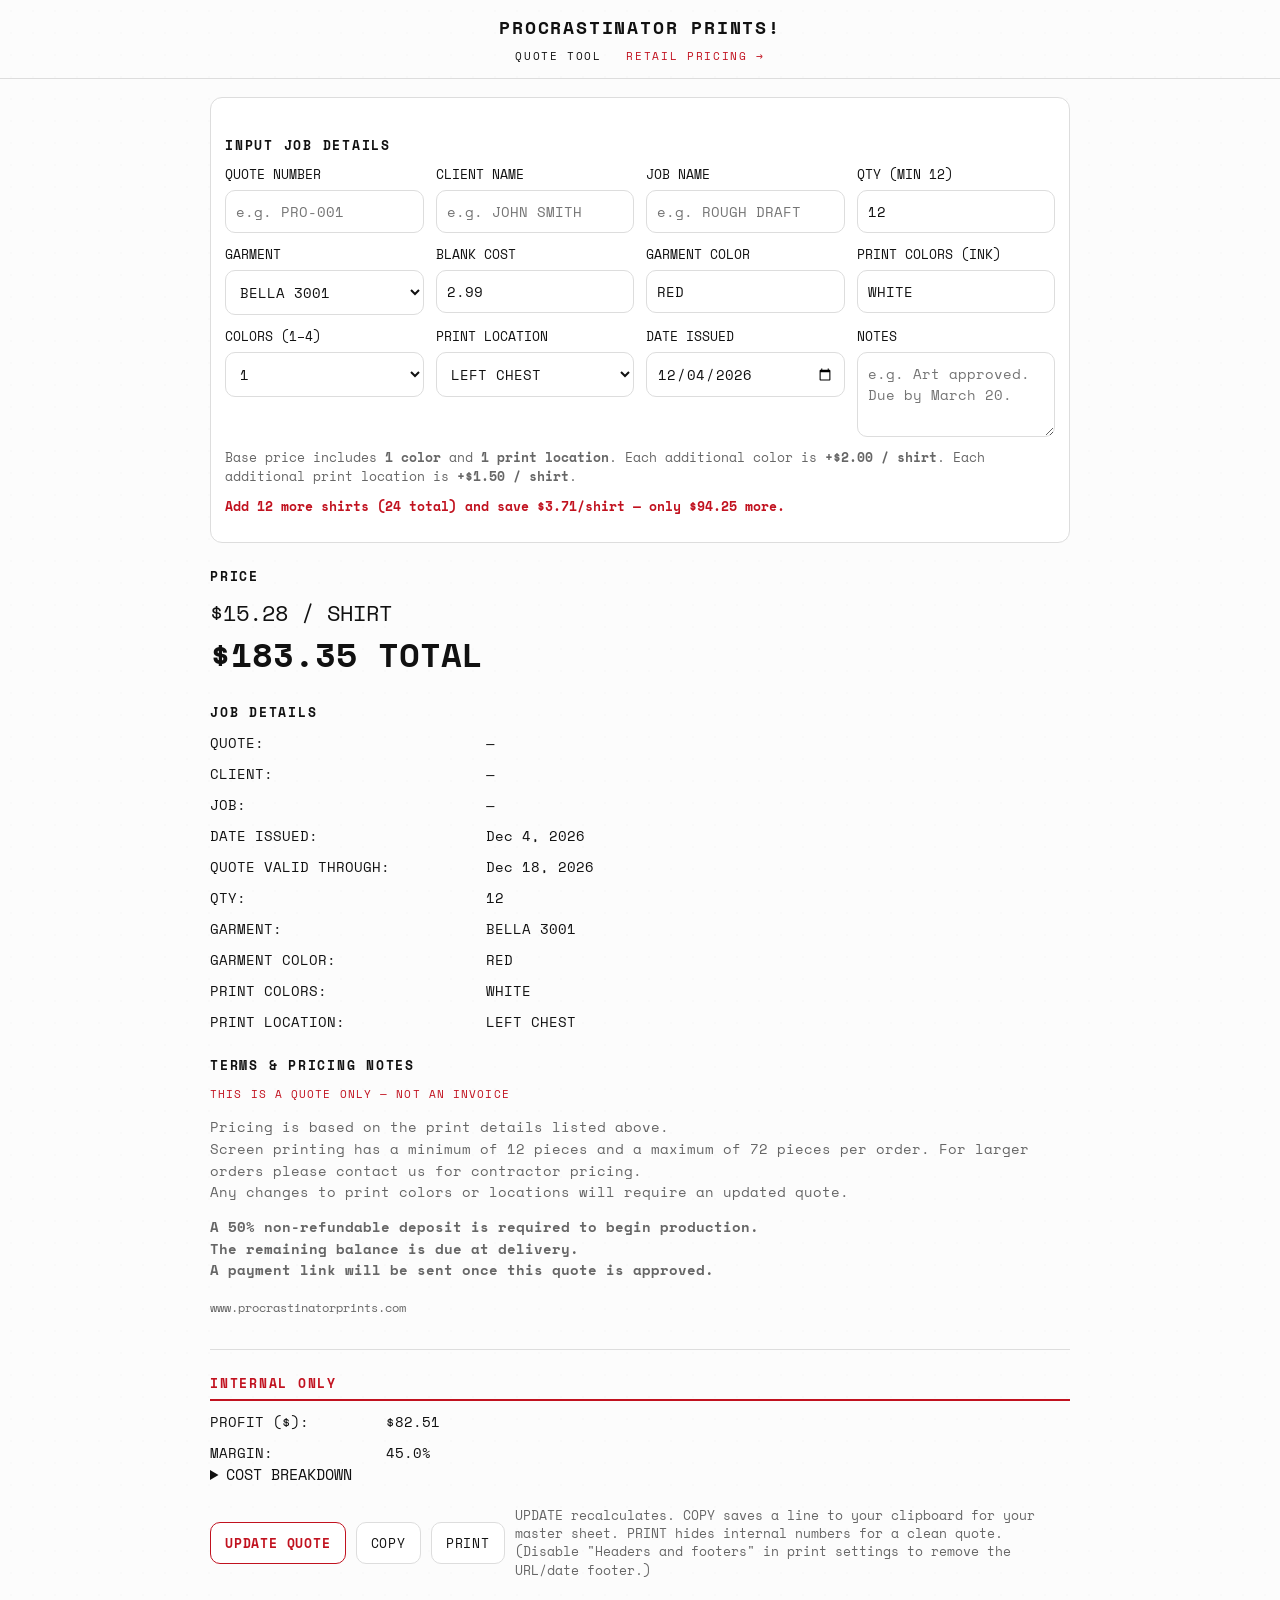
<file: index.html>
<!doctype html>
<html lang="en">
<head>
  <meta charset="utf-8" />
  <title>Procrastinator Prints</title>
  <meta name="viewport" content="width=device-width, initial-scale=1" />

  <link rel="preconnect" href="https://fonts.googleapis.com">
  <link rel="preconnect" href="https://fonts.gstatic.com" crossorigin>
  <link href="https://fonts.googleapis.com/css2?family=Space+Mono:wght@400;700&display=swap" rel="stylesheet">

  <link rel="stylesheet" href="style.css" />
</head>
<body>

<header>
  <h1>PROCRASTINATOR PRINTS!</h1>
  <nav style="margin-top:8px; font-size:11px; letter-spacing:0.15em;">
    <a href="index.html" style="color:var(--text); text-decoration:none; margin-right:16px;">QUOTE TOOL</a>
    <a href="retail-pricing.html" style="color:var(--red); text-decoration:none;">RETAIL PRICING →</a>
  </nav>
</header>

<main>

  <!-- WORKING CONTROLS (hidden during PRINT) -->
  <section id="controlsPanel" class="controlsPanel">
    <h2>INPUT JOB DETAILS</h2>

    <div class="grid">

      <label>QUOTE NUMBER
        <input id="quoteNumber" type="text" placeholder="e.g. PRO-001">
      </label>

      <label>CLIENT NAME
        <input id="clientName" type="text" placeholder="e.g. JOHN SMITH">
      </label>

      <label>JOB NAME
        <input id="jobName" type="text" placeholder="e.g. ROUGH DRAFT">
      </label>

      <label>QTY (MIN 12)
        <input id="qty" type="number" min="12" max="72" value="12">
        <p id="qtyWarning" style="display:none; color:red; font-size:0.8em; margin-top:4px;"></p>
      </label>

      <label>GARMENT
        <select id="garment">
          <option value="bella">BELLA 3001</option>
          <option value="gildan">GILDAN 5000</option>
          <option value="comfort">COMFORT COLORS 1717</option>
          <option value="next">NEXT LEVEL 3600</option>
        </select>
      </label>

      <label>BLANK COST
        <input id="blankCost" type="number" min="0" step="0.01" value="2.99">
      </label>

      <label>GARMENT COLOR
        <input id="garmentColor" type="text" value="RED">
      </label>

      <label>PRINT COLORS (INK)
        <input id="inkColors" type="text" value="WHITE">
      </label>

      <label>COLORS (1–4)
        <select id="colors">
          <option value="1">1</option>
          <option value="2">2</option>
          <option value="3">3</option>
          <option value="4">4</option>
        </select>
      </label>

      <label>PRINT LOCATION
        <select id="printLocation">
          <option value="left_chest" data-locs="1">LEFT CHEST</option>
          <option value="full_front" data-locs="1">FULL FRONT</option>
          <option value="full_back" data-locs="1">FULL BACK</option>
          <option value="front_back" data-locs="2">FRONT + BACK</option>
        </select>
      </label>

      <label>DATE ISSUED
        <input id="dateIssued" type="date">
      </label>

      <label>NOTES
        <textarea id="notes" rows="3" placeholder="e.g. Art approved. Due by March 20."></textarea>
      </label>

    </div>

    <div class="note">
      Base price includes <strong>1 color</strong> and <strong>1 print location</strong>.
      Each additional color is <strong>+$2.00 / shirt</strong>.
      Each additional print location is <strong>+$1.50 / shirt</strong>.
    </div>

    <p id="upsell" style="display:none; margin-top:10px; font-size:0.85em;"></p>

  </section>

  <!-- PRICE (ALWAYS VISIBLE) -->
  <section>
    <h2>PRICE</h2>
    <div class="price">
      <div id="perShirt">$— / SHIRT</div>
      <div id="total">$— TOTAL</div>
    </div>
  </section>

  <!-- JOB DETAILS (ALWAYS VISIBLE) -->
  <section id="jobDetails">
    <h2>JOB DETAILS</h2>

    <div class="kv">
      <div>QUOTE:</div><div id="jdQuoteNumber">—</div>
      <div>CLIENT:</div><div id="jdClientName">—</div>
      <div>JOB:</div><div id="jdJobName">—</div>
      <div>DATE ISSUED:</div><div id="jdIssued">—</div>
      <div>QUOTE VALID THROUGH:</div><div id="validThrough">—</div>
      <div>QTY:</div><div id="jdQty">—</div>
      <div>GARMENT:</div><div id="jdGarment">—</div>
      <div>GARMENT COLOR:</div><div id="jdGarmentColor">—</div>
      <div>PRINT COLORS:</div><div id="jdInkColors">—</div>
      <div>PRINT LOCATION:</div><div id="jdLocation">—</div>
    </div>

    <div id="notesDisplay" style="display:none; margin-top:12px;">
      <strong>NOTES:</strong>
      <p id="jdNotes" style="margin-top:4px;"></p>
    </div>

  </section>

  <!-- TERMS (ALWAYS VISIBLE) -->
  <section class="terms">
    <h2>TERMS & PRICING NOTES</h2>
    <p style="font-size:11px; letter-spacing:0.1em; color:var(--red); margin-bottom:8px;">
      THIS IS A QUOTE ONLY — NOT AN INVOICE
    </p>
    <p>
      Pricing is based on the print details listed above.<br>
      <span id="termsMin">Screen printing has a minimum of 12 pieces and a maximum of 72 pieces per order. For larger orders please contact us for contractor pricing.</span><br>
      Any changes to print colors or locations will require an updated quote.
    </p>
    <p class="bold">
      A 50% non-refundable deposit is required to begin production.<br>
      The remaining balance is due at delivery.<br>
      A payment link will be sent once this quote is approved.
    </p>
    <p style="margin-top:16px; font-size:12px; color:var(--muted);">
      www.procrastinatorprints.com
    </p>
  </section>

  <!-- INTERNAL (VISIBLE IN WORKING VIEW; REMOVED DURING PRINT) -->
  <hr id="internalDivider" class="internalDivider">
  <section id="internal">
    <h2 class="internal">INTERNAL ONLY</h2>

    <div class="internal-grid">
      <div>PROFIT ($):</div><div id="profit">$—</div>
      <div>MARGIN:</div><div id="marginPct">—</div>
    </div>

    <details>
      <summary>COST BREAKDOWN</summary>
      <ul id="costs"></ul>
    </details>

  </section>

  <!-- BUTTONS -->
  <div class="printBar">
    <button id="calcBtn" type="button">UPDATE QUOTE</button>
    <button id="copyBtn" type="button">COPY</button>
    <button id="printBtn" type="button">PRINT</button>
    <div class="printHint">
      UPDATE recalculates. COPY saves a line to your clipboard for your master sheet. PRINT hides internal numbers for a clean quote.
      (Disable "Headers and footers" in print settings to remove the URL/date footer.)
    </div>
  </div>

</main>

<script src="quote-calculator-v3.js" defer></script>

</body>
</html>
</file>
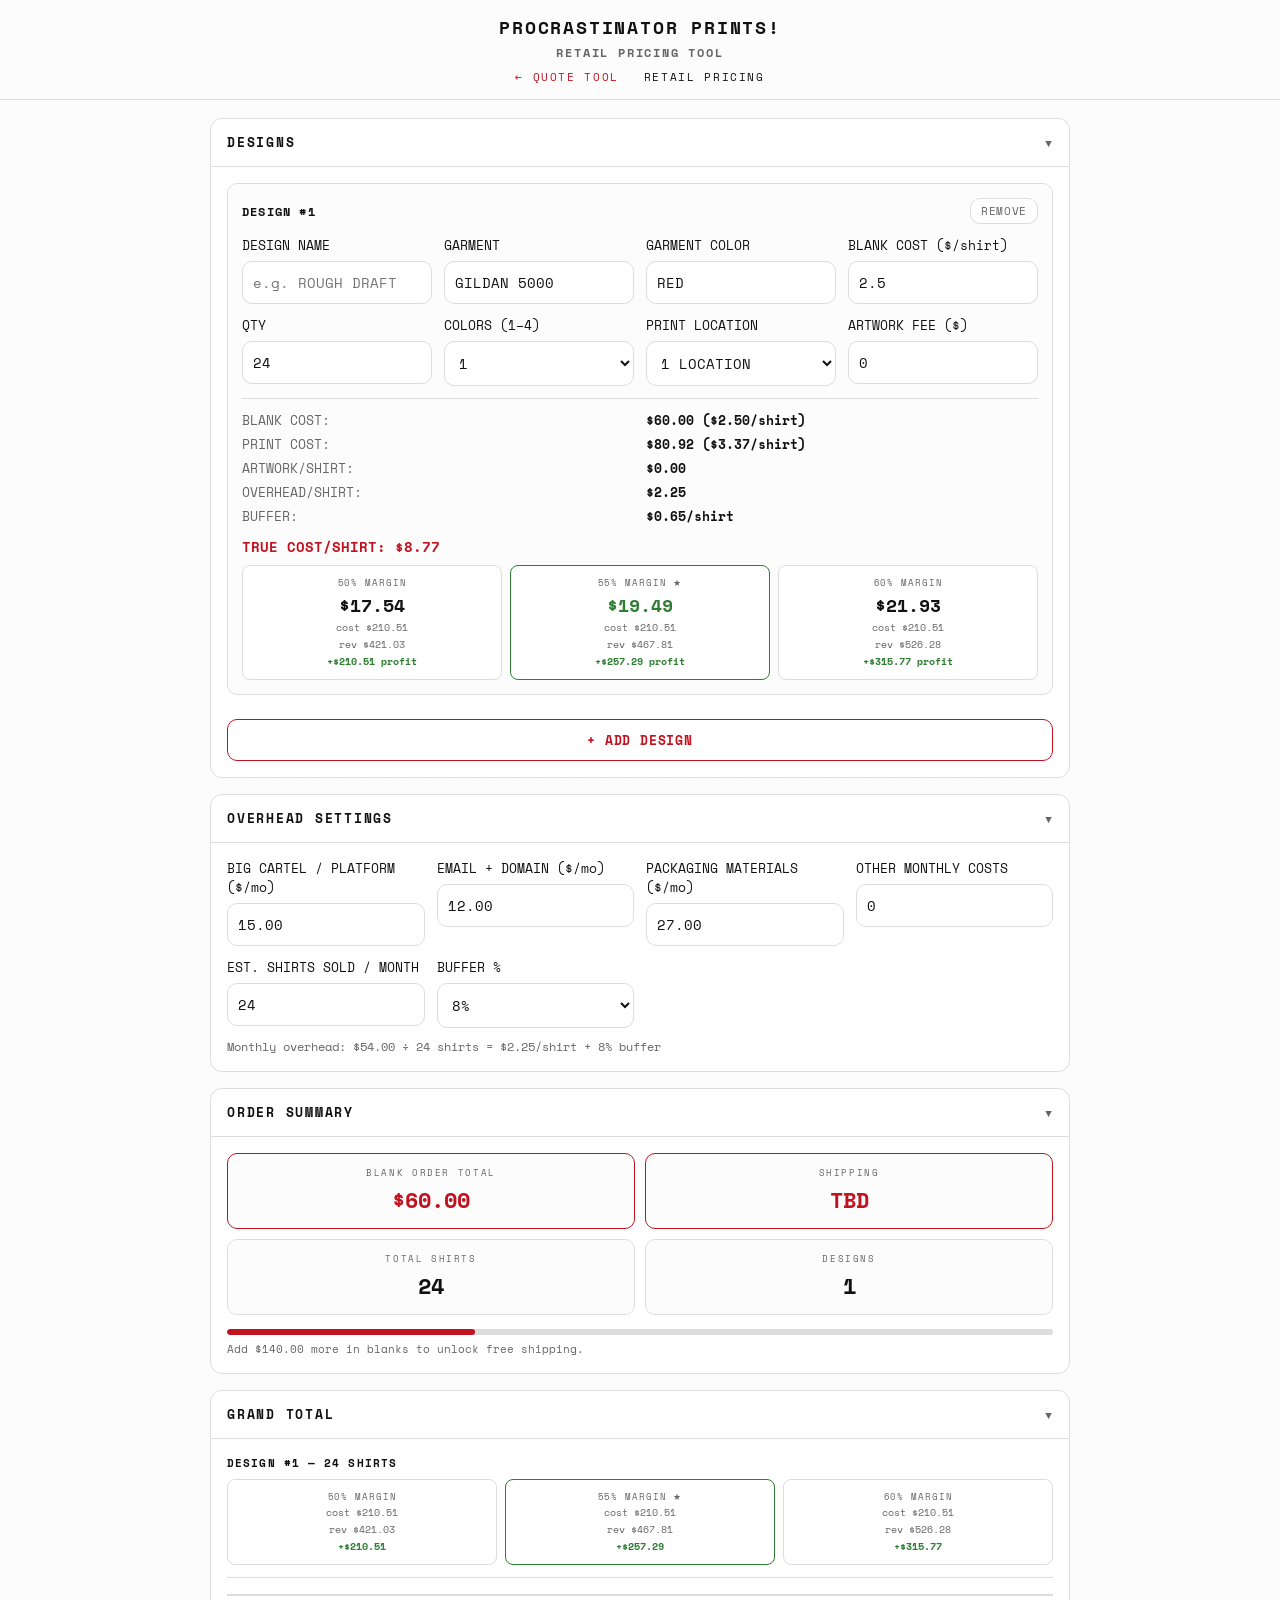
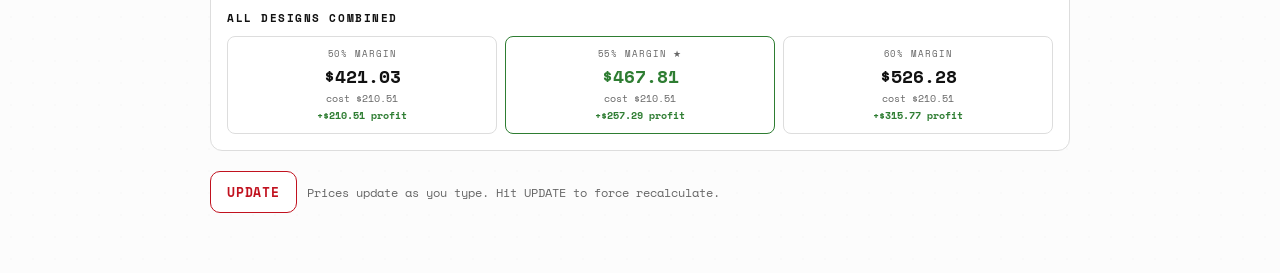
<file: retail-pricing.html>
<!doctype html>
<html lang="en">
<head>
  <meta charset="utf-8" />
  <title>Procrastinator Prints — Retail Pricing</title>
  <meta name="viewport" content="width=device-width, initial-scale=1" />
  <link rel="preconnect" href="https://fonts.googleapis.com">
  <link rel="preconnect" href="https://fonts.gstatic.com" crossorigin>
  <link href="https://fonts.googleapis.com/css2?family=Space+Mono:wght@400;700&display=swap" rel="stylesheet">
  <style>
    :root {
      --bg:     #fcfcfc;
      --text:   #111;
      --muted:  #666;
      --red:    #c1121f;
      --green:  #2e7d32;
      --border: #ddd;
      --panel:  #fff;
    }

    * { box-sizing: border-box; }

    body {
      margin: 0;
      font-family: "Space Mono", monospace;
      background: var(--bg);
      color: var(--text);
      font-size: 15px;
      background-image: radial-gradient(rgba(0,0,0,0.012) 1px, transparent 1px);
      background-size: 22px 22px;
    }

    header {
      text-align: center;
      padding: 14px;
      border-bottom: 1px solid var(--border);
    }

    h1 { margin: 0; font-size: 18px; letter-spacing: 0.1em; }
    h1 span { font-size: 12px; color: var(--muted); display: block; margin-top: 4px; letter-spacing: 0.15em; }

    main {
      max-width: 900px;
      margin: auto;
      padding: 18px 20px 60px;
    }

    /* ── COLLAPSIBLE SECTIONS ── */
    .section {
      margin-bottom: 16px;
      border: 1px solid var(--border);
      border-radius: 12px;
      background: var(--panel);
      overflow: hidden;
    }

    .section-header {
      display: flex;
      justify-content: space-between;
      align-items: center;
      padding: 14px 16px;
      cursor: pointer;
      user-select: none;
      border-bottom: 1px solid var(--border);
    }

    .section-header:hover { background: rgba(0,0,0,0.02); }

    .section-title {
      font-size: 12.5px;
      font-weight: 700;
      letter-spacing: 0.14em;
    }

    .section-toggle {
      font-size: 11px;
      color: var(--muted);
      letter-spacing: 0.1em;
      transition: transform 0.2s;
    }

    .section.collapsed .section-toggle { transform: rotate(-90deg); }
    .section.collapsed .section-body   { display: none; }

    .section-body { padding: 16px; }

    /* ── GRID ── */
    .grid {
      display: grid;
      grid-template-columns: repeat(auto-fit, minmax(190px, 1fr));
      gap: 12px;
    }

    label {
      font-size: 12.5px;
      display: flex;
      flex-direction: column;
      gap: 6px;
    }

    input, select, textarea {
      padding: 10px;
      font-family: inherit;
      border: 1px solid var(--border);
      border-radius: 10px;
      background: var(--panel);
      color: var(--text);
      font-size: 14px;
    }

    .note {
      margin-top: 10px;
      font-size: 12px;
      color: var(--muted);
      line-height: 1.5;
    }

    /* ── BUTTONS ── */
    button {
      padding: 10px 16px;
      font-family: inherit;
      border-radius: 10px;
      border: 1px solid var(--border);
      background: var(--panel);
      color: var(--text);
      cursor: pointer;
      letter-spacing: 0.06em;
      font-size: 13px;
    }

    button:hover { border-color: var(--red); }

    .btn-add {
      border-color: var(--red);
      color: var(--red);
      font-weight: 700;
      margin-top: 12px;
      width: 100%;
    }

    /* ── DESIGN CARDS ── */
    .design-card {
      border: 1px solid var(--border);
      border-radius: 10px;
      padding: 14px;
      margin-bottom: 12px;
      background: var(--bg);
    }

    .design-card-header {
      display: flex;
      justify-content: space-between;
      align-items: center;
      margin-bottom: 12px;
    }

    .design-card-title {
      font-size: 12px;
      font-weight: 700;
      letter-spacing: 0.1em;
    }

    .btn-remove {
      font-size: 11px;
      color: var(--muted);
      padding: 4px 10px;
    }

    .btn-remove:hover { color: var(--red); border-color: var(--red); }

    /* ── RESULTS ── */
    .results {
      margin-top: 12px;
      border-top: 1px solid var(--border);
      padding-top: 12px;
    }

    .result-row {
      display: grid;
      grid-template-columns: 1fr 1fr;
      gap: 4px 12px;
      font-size: 12.5px;
      margin-bottom: 5px;
    }

    .rl { color: var(--muted); }
    .rv { font-weight: 700; }

    .true-cost {
      font-size: 14px;
      font-weight: 700;
      color: var(--red);
      margin: 10px 0 8px;
    }

    .retail-options {
      display: grid;
      grid-template-columns: repeat(3, 1fr);
      gap: 8px;
      margin-top: 8px;
    }

    .retail-option {
      border: 1px solid var(--border);
      border-radius: 8px;
      padding: 10px 8px;
      text-align: center;
      background: var(--panel);
    }

    .retail-option .pct   { font-size: 9px; color: var(--muted); letter-spacing: 0.1em; }
    .retail-option .price { font-size: 18px; font-weight: 700; margin-top: 3px; }
    .retail-option .prof  { font-size: 10px; color: var(--muted); margin-top: 2px; }
    .retail-option.recommended { border-color: var(--green); }
    .retail-option.recommended .price { color: var(--green); }

    /* ── ORDER SUMMARY ── */
    .summary-grid {
      display: grid;
      grid-template-columns: repeat(2, 1fr);
      gap: 10px;
      margin-bottom: 14px;
    }

    .summary-card {
      border: 1px solid var(--border);
      border-radius: 10px;
      padding: 12px 14px;
      text-align: center;
      background: var(--bg);
    }

    .summary-card .slabel { font-size: 9px; letter-spacing: 0.18em; color: var(--muted); text-transform: uppercase; }
    .summary-card .svalue { font-size: 22px; font-weight: 700; margin-top: 4px; }
    .summary-card.ok   { border-color: var(--green); }
    .summary-card.ok   .svalue { color: var(--green); }
    .summary-card.warn { border-color: var(--red); }
    .summary-card.warn .svalue { color: var(--red); }

    .threshold-bar {
      height: 6px;
      background: var(--border);
      border-radius: 4px;
      overflow: hidden;
      margin-bottom: 6px;
    }

    .threshold-fill {
      height: 100%;
      border-radius: 4px;
      background: var(--red);
      transition: width 0.3s ease, background 0.3s ease;
    }

    .threshold-fill.full { background: var(--green); }
    .threshold-note { font-size: 11px; color: var(--muted); }

    /* ── OVERHEAD NOTE ── */
    #overheadNote {
      font-size: 11.5px;
      color: var(--muted);
      margin-top: 10px;
      line-height: 1.5;
    }

    /* ── BOTTOM BAR ── */
    .printBar {
      margin-top: 20px;
      display: flex;
      gap: 10px;
      align-items: center;
      flex-wrap: wrap;
    }

    .printHint { font-size: 12px; color: var(--muted); flex: 1; line-height: 1.45; }

    /* ── DARK MODE ── */
    @media (prefers-color-scheme: dark) {
      :root {
        --bg:     #111;
        --text:   #f0f0f0;
        --muted:  #999;
        --border: #333;
        --panel:  #1e1e1e;
      }
      input, select, textarea { background: #1e1e1e; color: #f0f0f0; border-color: #333; }
    }
  </style>
</head>
<body>

<header>
  <h1>PROCRASTINATOR PRINTS! <span>RETAIL PRICING TOOL</span></h1>
  <nav style="margin-top:8px; font-size:11px; letter-spacing:0.15em;">
    <a href="index.html" style="color:var(--red); text-decoration:none; margin-right:16px;">← QUOTE TOOL</a>
    <a href="retail-pricing.html" style="color:var(--text); text-decoration:none;">RETAIL PRICING</a>
  </nav>
</header>

<main>

  <!-- 1. DESIGNS -->
  <div class="section" id="sectionDesigns">
    <div class="section-header" data-target="sectionDesigns">
      <span class="section-title">DESIGNS</span>
      <span class="section-toggle">▼</span>
    </div>
    <div class="section-body">
      <div class="designs-list" id="designsList"></div>
      <button class="btn-add" id="addDesignBtn" type="button">+ ADD DESIGN</button>
    </div>
  </div>

  <!-- 2. OVERHEAD SETTINGS -->
  <div class="section" id="sectionOverhead">
    <div class="section-header" data-target="sectionOverhead">
      <span class="section-title">OVERHEAD SETTINGS</span>
      <span class="section-toggle">▼</span>
    </div>
    <div class="section-body">
      <div class="grid">
        <label>BIG CARTEL / PLATFORM ($/mo)
          <input id="ohPlatform" type="number" min="0" step="0.01" value="15.00">
        </label>
        <label>EMAIL + DOMAIN ($/mo)
          <input id="ohDomain" type="number" min="0" step="0.01" value="12.00">
        </label>
        <label>PACKAGING MATERIALS ($/mo)
          <input id="ohPackaging" type="number" min="0" step="0.01" value="27.00">
        </label>
        <label>OTHER MONTHLY COSTS
          <input id="ohOther" type="number" min="0" step="0.01" value="0">
        </label>
        <label>EST. SHIRTS SOLD / MONTH
          <input id="ohUnits" type="number" min="1" value="24">
        </label>
        <label>BUFFER %
          <select id="ohBuffer">
            <option value="0.05">5%</option>
            <option value="0.08" selected>8%</option>
            <option value="0.10">10%</option>
            <option value="0.15">15%</option>
          </select>
        </label>
      </div>
      <div id="overheadNote">—</div>
    </div>
  </div>

  <!-- 3. ORDER SUMMARY -->
  <div class="section" id="sectionSummary">
    <div class="section-header" data-target="sectionSummary">
      <span class="section-title">ORDER SUMMARY</span>
      <span class="section-toggle">▼</span>
    </div>
    <div class="section-body">
      <div class="summary-grid">
        <div class="summary-card" id="cardTotal">
          <div class="slabel">Blank Order Total</div>
          <div class="svalue" id="summaryOrderTotal">$0.00</div>
        </div>
        <div class="summary-card" id="cardShipping">
          <div class="slabel">Shipping</div>
          <div class="svalue" id="summaryShipping">—</div>
        </div>
        <div class="summary-card">
          <div class="slabel">Total Shirts</div>
          <div class="svalue" id="summaryShirts">0</div>
        </div>
        <div class="summary-card">
          <div class="slabel">Designs</div>
          <div class="svalue" id="summaryDesigns">0</div>
        </div>
      </div>
      <div class="threshold-bar">
        <div class="threshold-fill" id="thresholdFill" style="width:0%"></div>
      </div>
      <div class="threshold-note" id="thresholdNote">Add designs to reach the $200 free shipping threshold.</div>
    </div>
  </div>

  <!-- 4. GRAND TOTAL -->
  <div class="section" id="sectionGrandTotal">
    <div class="section-header" data-target="sectionGrandTotal">
      <span class="section-title">GRAND TOTAL</span>
      <span class="section-toggle">▼</span>
    </div>
    <div class="section-body">
      <div id="perDesignTotals" style="margin-bottom:16px;"></div>
      <div style="border-top:2px solid var(--border); padding-top:14px;">
        <div style="font-size:11px; font-weight:700; letter-spacing:0.14em; margin-bottom:10px;">ALL DESIGNS COMBINED</div>
        <div class="retail-options">
          <div class="retail-option">
            <div class="pct">50% MARGIN</div>
            <div class="price" id="gt50">—</div>
            <div class="prof" id="gt50cost">—</div>
            <div class="prof" id="gt50profit" style="color:var(--green); font-weight:700;"></div>
          </div>
          <div class="retail-option recommended">
            <div class="pct">55% MARGIN ★</div>
            <div class="price" id="gt55" style="color:var(--green);">—</div>
            <div class="prof" id="gt55cost">—</div>
            <div class="prof" id="gt55profit" style="color:var(--green); font-weight:700;"></div>
          </div>
          <div class="retail-option">
            <div class="pct">60% MARGIN</div>
            <div class="price" id="gt60">—</div>
            <div class="prof" id="gt60cost">—</div>
            <div class="prof" id="gt60profit" style="color:var(--green); font-weight:700;"></div>
          </div>
        </div>
      </div>
    </div>
  </div>

  <div class="printBar">
    <button id="calcBtn" type="button" style="border-color:var(--red);color:var(--red);font-weight:700;">UPDATE</button>
    <div class="printHint">Prices update as you type. Hit UPDATE to force recalculate.</div>
  </div>

</main>

<script>
const COSTS = { ink:0.08, labor:1.25, setup:35.00, screenPrep:4.00, spoilage:10.00 };
const FREE_SHIP = 200.00;
let designs = [];
let nextId  = 1;

const $     = (id) => document.getElementById(id);
const money = (n)  => `$${(Number(n)||0).toFixed(2)}`;

function calcOverhead() {
  const monthly =
    (Number($("ohPlatform").value)  || 0) +
    (Number($("ohDomain").value)    || 0) +
    (Number($("ohPackaging").value) || 0) +
    (Number($("ohOther").value)     || 0);
  const units  = Math.max(1, Number($("ohUnits").value) || 1);
  const buffer = Number($("ohBuffer").value) || 0.08;
  return { perShirt: monthly / units, monthly, buffer };
}

function calcPrint(qty, colors, locs) {
  return (COSTS.ink * colors * locs * qty) + (COSTS.labor * qty) +
    COSTS.setup + (COSTS.screenPrep * colors * locs) + COSTS.spoilage;
}

function buildCard(d) {
  const div = document.createElement("div");
  div.className = "design-card";
  div.id = `design-${d.id}`;
  div.innerHTML = `
    <div class="design-card-header">
      <div class="design-card-title">DESIGN #${d.id}</div>
      <button class="btn-remove" type="button" data-id="${d.id}">REMOVE</button>
    </div>
    <div class="grid">
      <label>DESIGN NAME
        <input type="text" class="d-name" placeholder="e.g. ROUGH DRAFT" value="${d.name}">
      </label>
      <label>GARMENT
        <input type="text" class="d-garment" placeholder="e.g. GILDAN 5000" value="${d.garment}">
      </label>
      <label>GARMENT COLOR
        <input type="text" class="d-color" placeholder="e.g. RED" value="${d.color}">
      </label>
      <label>BLANK COST ($/shirt)
        <input type="number" class="d-blank" min="0" step="0.01" value="${d.blank}">
      </label>
      <label>QTY
        <input type="number" class="d-qty" min="1" value="${d.qty}">
      </label>
      <label>COLORS (1–4)
        <select class="d-colors">
          <option value="1" ${d.colors==1?'selected':''}>1</option>
          <option value="2" ${d.colors==2?'selected':''}>2</option>
          <option value="3" ${d.colors==3?'selected':''}>3</option>
          <option value="4" ${d.colors==4?'selected':''}>4</option>
        </select>
      </label>
      <label>PRINT LOCATION
        <select class="d-locs">
          <option value="1" ${d.locs==1?'selected':''}>1 LOCATION</option>
          <option value="2" ${d.locs==2?'selected':''}>2 LOCATIONS</option>
        </select>
      </label>
      <label>ARTWORK FEE ($)
        <input type="number" class="d-art" min="0" step="0.01" value="${d.art}" placeholder="0.00">
      </label>
    </div>
    <div class="results" id="results-${d.id}"></div>
  `;

  div.querySelectorAll("input, select").forEach(el => {
    el.addEventListener("input",  calc);
    el.addEventListener("change", calc);
  });

  div.querySelector(".btn-remove").addEventListener("click", () => {
    designs = designs.filter(x => x.id !== d.id);
    div.remove();
    calc();
  });

  return div;
}

function readCard(id) {
  const div = $(`design-${id}`);
  if (!div) return null;
  return {
    id,
    blank:  Number(div.querySelector(".d-blank").value)  || 0,
    qty:    Math.max(1, Number(div.querySelector(".d-qty").value) || 1),
    colors: Number(div.querySelector(".d-colors").value) || 1,
    locs:   Number(div.querySelector(".d-locs").value)   || 1,
    art:    Number(div.querySelector(".d-art").value)    || 0,
  };
}

function calc() {
  const oh = calcOverhead();

  $("overheadNote").textContent =
    `Monthly overhead: ${money(oh.monthly)} ÷ ${$("ohUnits").value} shirts = ${money(oh.perShirt)}/shirt + ${Math.round(oh.buffer*100)}% buffer`;

  let totalBlanks = 0, totalShirts = 0, totalDesigns = 0;
  let grandTrueCost = 0;
  let grand50rev = 0, grand55rev = 0, grand60rev = 0;
  const perDesignRows = [];

  designs.forEach(d => {
    const data = readCard(d.id);
    if (!data) return;

    const blankTotal   = data.blank * data.qty;
    const printCost    = calcPrint(data.qty, data.colors, data.locs);
    const artPerShirt  = data.art / data.qty;
    const baseCost     = (blankTotal + printCost) / data.qty + artPerShirt + oh.perShirt;
    const trueCost     = baseCost * (1 + oh.buffer);
    const totalCost    = trueCost * data.qty;

    const r50 = trueCost / 0.50;
    const r55 = trueCost / 0.45;
    const r60 = trueCost / 0.40;

    const rev50 = r50 * data.qty;
    const rev55 = r55 * data.qty;
    const rev60 = r60 * data.qty;

    totalBlanks    += blankTotal;
    totalShirts    += data.qty;
    totalDesigns   += 1;
    grandTrueCost  += totalCost;
    grand50rev     += rev50;
    grand55rev     += rev55;
    grand60rev     += rev60;

    // Per-design row for grand total section
    const name = document.querySelector(`#design-${d.id} .d-name`)?.value.trim() || `DESIGN #${d.id}`;
    perDesignRows.push({ name, qty: data.qty, totalCost, rev50, rev55, rev60 });

    const el = $(`results-${d.id}`);
    if (el) {
      el.innerHTML = `
        <div class="result-row"><span class="rl">BLANK COST:</span><span class="rv">${money(blankTotal)} (${money(data.blank)}/shirt)</span></div>
        <div class="result-row"><span class="rl">PRINT COST:</span><span class="rv">${money(printCost)} (${money(printCost/data.qty)}/shirt)</span></div>
        <div class="result-row"><span class="rl">ARTWORK/SHIRT:</span><span class="rv">${money(artPerShirt)}</span></div>
        <div class="result-row"><span class="rl">OVERHEAD/SHIRT:</span><span class="rv">${money(oh.perShirt)}</span></div>
        <div class="result-row"><span class="rl">BUFFER:</span><span class="rv">${money(baseCost * oh.buffer)}/shirt</span></div>
        <div class="true-cost">TRUE COST/SHIRT: ${money(trueCost)}</div>
        <div class="retail-options">
          <div class="retail-option">
            <div class="pct">50% MARGIN</div>
            <div class="price">${money(r50)}</div>
            <div class="prof">cost ${money(totalCost)}</div>
            <div class="prof">rev ${money(rev50)}</div>
            <div class="prof" style="color:var(--green);font-weight:700;">+${money(rev50-totalCost)} profit</div>
          </div>
          <div class="retail-option recommended">
            <div class="pct">55% MARGIN ★</div>
            <div class="price">${money(r55)}</div>
            <div class="prof">cost ${money(totalCost)}</div>
            <div class="prof">rev ${money(rev55)}</div>
            <div class="prof" style="color:var(--green);font-weight:700;">+${money(rev55-totalCost)} profit</div>
          </div>
          <div class="retail-option">
            <div class="pct">60% MARGIN</div>
            <div class="price">${money(r60)}</div>
            <div class="prof">cost ${money(totalCost)}</div>
            <div class="prof">rev ${money(rev60)}</div>
            <div class="prof" style="color:var(--green);font-weight:700;">+${money(rev60-totalCost)} profit</div>
          </div>
        </div>
      `;
    }
  });

  // ── Per-design totals in grand total section ──
  const pdt = $("perDesignTotals");
  if (pdt) {
    if (perDesignRows.length === 0) {
      pdt.innerHTML = `<div style="font-size:12px;color:var(--muted);">Add designs above to see totals.</div>`;
    } else {
      pdt.innerHTML = perDesignRows.map(r => `
        <div style="margin-bottom:12px; padding-bottom:12px; border-bottom:1px solid var(--border);">
          <div style="font-size:11px;font-weight:700;letter-spacing:0.1em;margin-bottom:6px;">${r.name} — ${r.qty} SHIRTS</div>
          <div class="retail-options">
            <div class="retail-option">
              <div class="pct">50% MARGIN</div>
              <div class="prof">cost ${money(r.totalCost)}</div>
              <div class="prof">rev ${money(r.rev50)}</div>
              <div class="prof" style="color:var(--green);font-weight:700;">+${money(r.rev50-r.totalCost)}</div>
            </div>
            <div class="retail-option recommended">
              <div class="pct">55% MARGIN ★</div>
              <div class="prof">cost ${money(r.totalCost)}</div>
              <div class="prof">rev ${money(r.rev55)}</div>
              <div class="prof" style="color:var(--green);font-weight:700;">+${money(r.rev55-r.totalCost)}</div>
            </div>
            <div class="retail-option">
              <div class="pct">60% MARGIN</div>
              <div class="prof">cost ${money(r.totalCost)}</div>
              <div class="prof">rev ${money(r.rev60)}</div>
              <div class="prof" style="color:var(--green);font-weight:700;">+${money(r.rev60-r.totalCost)}</div>
            </div>
          </div>
        </div>
      `).join("");
    }
  }

  // ── Grand totals ──
  if ($("gt50")) {
    $("gt50").textContent      = money(grand50rev);
    $("gt50cost").textContent  = `cost ${money(grandTrueCost)}`;
    $("gt50profit").textContent = `+${money(grand50rev - grandTrueCost)} profit`;
    $("gt55").textContent      = money(grand55rev);
    $("gt55cost").textContent  = `cost ${money(grandTrueCost)}`;
    $("gt55profit").textContent = `+${money(grand55rev - grandTrueCost)} profit`;
    $("gt60").textContent      = money(grand60rev);
    $("gt60cost").textContent  = `cost ${money(grandTrueCost)}`;
    $("gt60profit").textContent = `+${money(grand60rev - grandTrueCost)} profit`;
  }

  // Order summary
  $("summaryOrderTotal").textContent = money(totalBlanks);
  $("summaryShirts").textContent     = String(totalShirts);
  $("summaryDesigns").textContent    = String(totalDesigns);

  const pctFilled = Math.min(100, (totalBlanks / FREE_SHIP) * 100);
  $("thresholdFill").style.width = `${pctFilled}%`;
  $("thresholdFill").classList.toggle("full", totalBlanks >= FREE_SHIP);

  const cardShipping = $("cardShipping");
  const cardTotal    = $("cardTotal");

  if (totalDesigns === 0) {
    $("summaryShipping").textContent = "—";
    $("thresholdNote").textContent   = "Add designs to reach the $200 free shipping threshold.";
    cardShipping.className = "summary-card";
    cardTotal.className    = "summary-card";
  } else if (totalBlanks >= FREE_SHIP) {
    $("summaryShipping").textContent = "FREE ✓";
    $("thresholdNote").textContent   = `${money(totalBlanks)} ordered — free shipping unlocked!`;
    cardShipping.className = "summary-card ok";
    cardTotal.className    = "summary-card ok";
  } else {
    const rem = FREE_SHIP - totalBlanks;
    $("summaryShipping").textContent = "TBD";
    $("thresholdNote").textContent   = `Add ${money(rem)} more in blanks to unlock free shipping.`;
    cardShipping.className = "summary-card warn";
    cardTotal.className    = "summary-card warn";
  }
}

function addDesign() {
  const d = { id: nextId++, name:"", garment:"GILDAN 5000", color:"RED", blank:2.50, qty:24, colors:1, locs:1, art:0 };
  designs.push(d);
  $("designsList").appendChild(buildCard(d));
  calc();
}

// ── Collapsible sections ───────────────────────────────────────────────────
document.querySelectorAll(".section-header").forEach(header => {
  header.addEventListener("click", () => {
    const target = header.dataset.target;
    const section = $(target);
    section.classList.toggle("collapsed");
  });
});

// ── Init ──────────────────────────────────────────────────────────────────
document.addEventListener("DOMContentLoaded", () => {
  document.querySelectorAll("input, select").forEach(el => {
    el.addEventListener("input",  calc);
    el.addEventListener("change", calc);
  });
  $("addDesignBtn").addEventListener("click", addDesign);
  $("calcBtn").addEventListener("click", calc);
  addDesign();
  calc();
});
</script>
</body>
</html>
</file>
<file: style.css>
:root {
  --bg:     #fcfcfc;
  --text:   #111;
  --muted:  #666;
  --red:    #c1121f;
  --border: #ddd;
  --panel:  #fff;
}

* { box-sizing: border-box; }

body {
  margin: 0;
  font-family: "Space Mono", monospace;
  background: var(--bg);
  color: var(--text);
  font-size: 15px;
  background-image: radial-gradient(rgba(0,0,0,0.012) 1px, transparent 1px);
  background-size: 22px 22px;
}

header {
  text-align: center;
  padding: 14px;
  border-bottom: 1px solid var(--border);
}

h1 { margin: 0; font-size: 18px; letter-spacing: 0.1em; }

main {
  max-width: 900px;
  margin: auto;
  padding: 18px 20px 40px;
}

h2 { font-size: 12.5px; letter-spacing: 0.14em; margin: 24px 0 10px; }

.controlsPanel {
  background: var(--panel);
  border: 1px solid var(--border);
  padding: 14px;
  border-radius: 12px;
}

.grid {
  display: grid;
  grid-template-columns: repeat(auto-fit, minmax(190px, 1fr));
  gap: 12px;
}

label { font-size: 12.5px; display: flex; flex-direction: column; gap: 6px; }

input, select, textarea {
  padding: 10px;
  font-family: inherit;
  border: 1px solid var(--border);
  border-radius: 10px;
  background: var(--panel);
  color: var(--text);
  font-size: 14px;
}

textarea { resize: vertical; grid-column: 1 / -1; }

.note { margin-top: 12px; font-size: 12.5px; color: var(--muted); line-height: 1.5; }

button {
  padding: 10px 14px;
  font-family: inherit;
  border-radius: 10px;
  border: 1px solid var(--border);
  background: var(--panel);
  color: var(--text);
  cursor: pointer;
  letter-spacing: 0.06em;
}

button:hover { border-color: var(--red); }

#calcBtn { border-color: var(--red); color: var(--red); font-weight: 700; }

.price { margin-top: 6px; }
#perShirt { font-size: 22px; }
#total    { font-size: 34px; font-weight: 700; }

.kv {
  display: grid;
  grid-template-columns: 260px auto;
  gap: 10px 16px;
  font-size: 14px;
}

.terms p { font-size: 13.5px; line-height: 1.6; color: var(--muted); }
.bold     { font-weight: 700; color: var(--text); }

.internalDivider {
  margin: 32px 0 18px;
  border: none;
  border-top: 1px solid var(--border);
  position: relative;
}

.internalDivider::after {
  content: "INTERNAL";
  position: absolute;
  top: -9px;
  left: 0;
  padding-right: 10px;
  background: var(--bg);
  font-size: 12px;
  letter-spacing: 0.14em;
  color: var(--red);
}

.internal { color: var(--red); border-bottom: 2px solid var(--red); padding-bottom: 6px; }

.internal-grid {
  display: grid;
  grid-template-columns: 160px auto;
  gap: 10px 16px;
  font-size: 14px;
}

ul { font-size: 13.5px; color: var(--muted); line-height: 1.6; padding-left: 18px; }

.printBar {
  margin-top: 22px;
  display: flex;
  gap: 10px;
  align-items: center;
  flex-wrap: wrap;
}

.printHint { font-size: 12.5px; color: var(--muted); line-height: 1.45; flex: 1; }

#upsell { color: var(--red); font-size: 12.5px; font-weight: 700; margin-top: 10px; }

/* PRINT MODE */
body.printing #controlsPanel,
body.printing #internalDivider,
body.printing #internal,
body.printing .printBar { display: none !important; }

@media print {
  #controlsPanel, #internalDivider, #internal, .printBar { display: none !important; }
  body { background: #fff !important; background-image: none !important; }
}

/* DARK MODE */
@media (prefers-color-scheme: dark) {
  :root {
    --bg:     #111;
    --text:   #f0f0f0;
    --muted:  #999;
    --border: #333;
    --panel:  #1e1e1e;
  }
}

/* Remove number input spinners so all inputs are same width */
input[type="number"] {
  -moz-appearance: textfield;
  appearance: textfield;
}
input[type="number"]::-webkit-inner-spin-button,
input[type="number"]::-webkit-outer-spin-button {
  -webkit-appearance: none;
  margin: 0;
}
</file>
